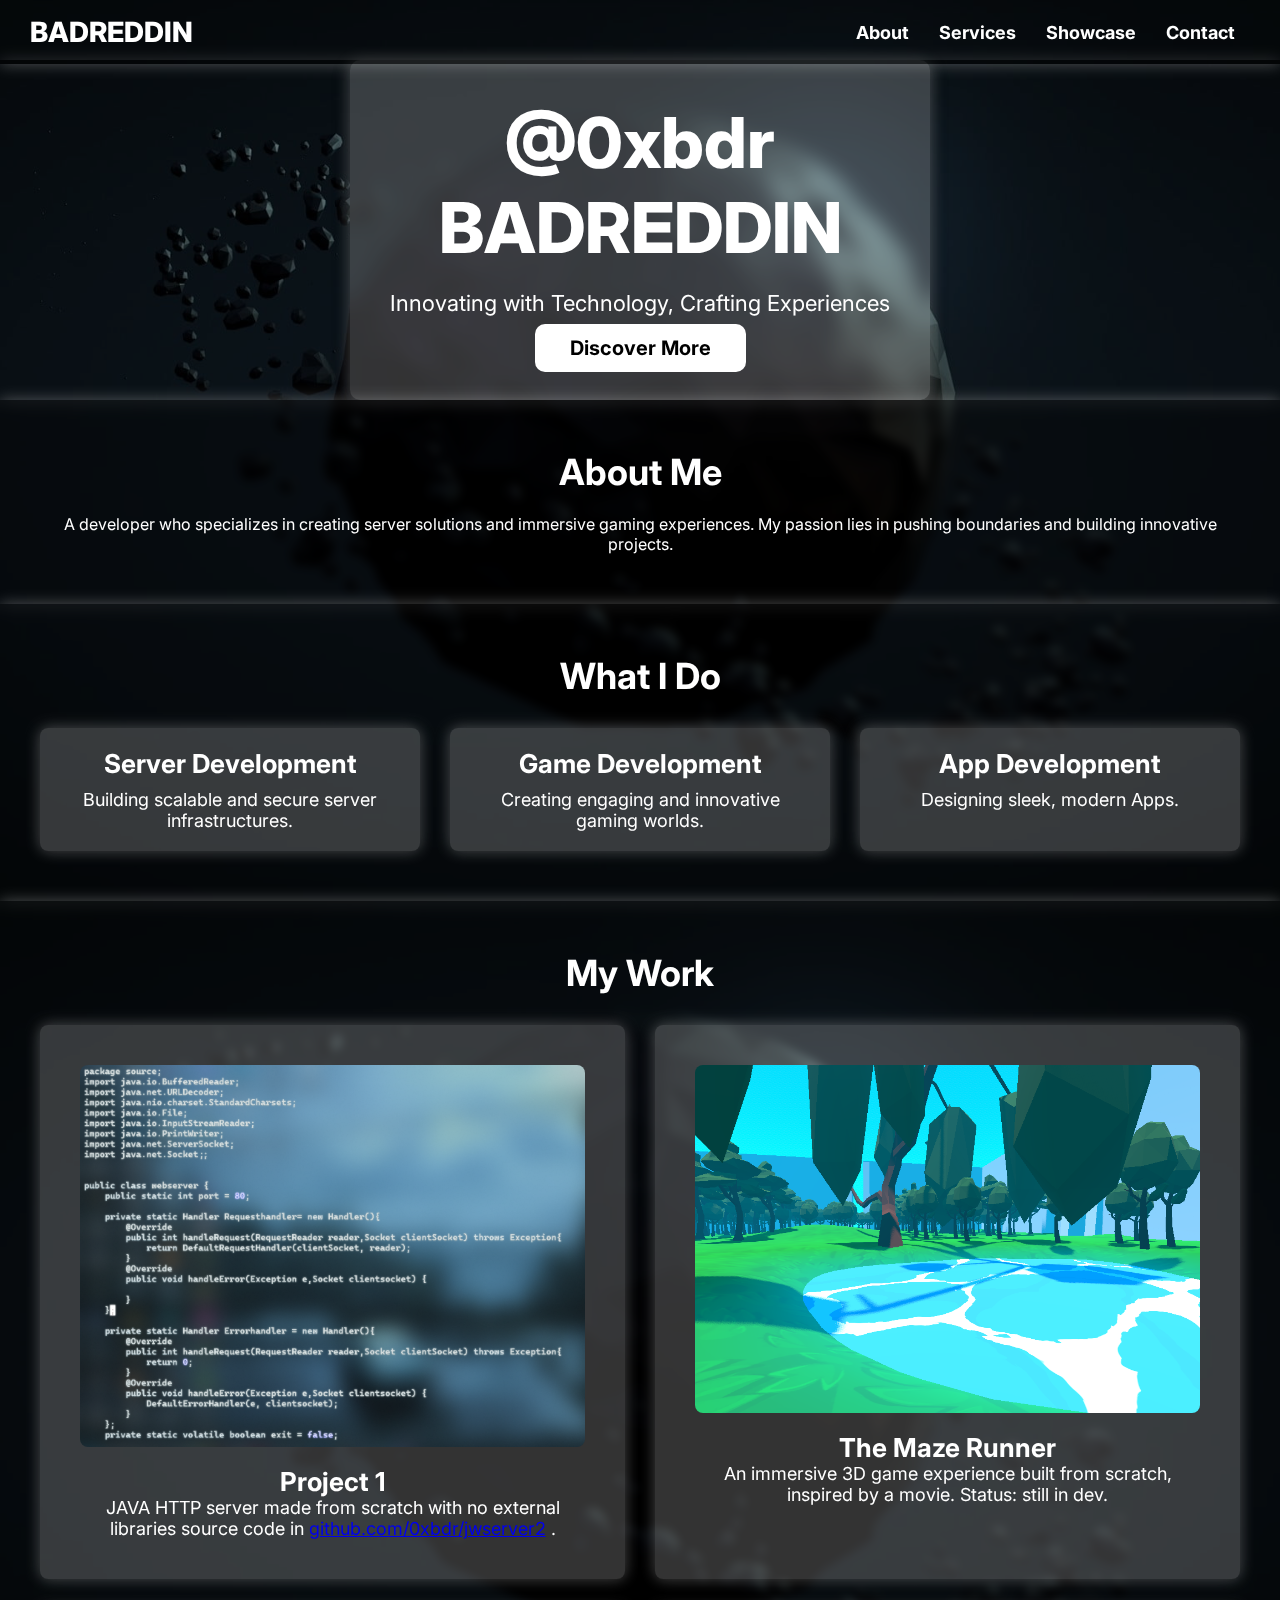
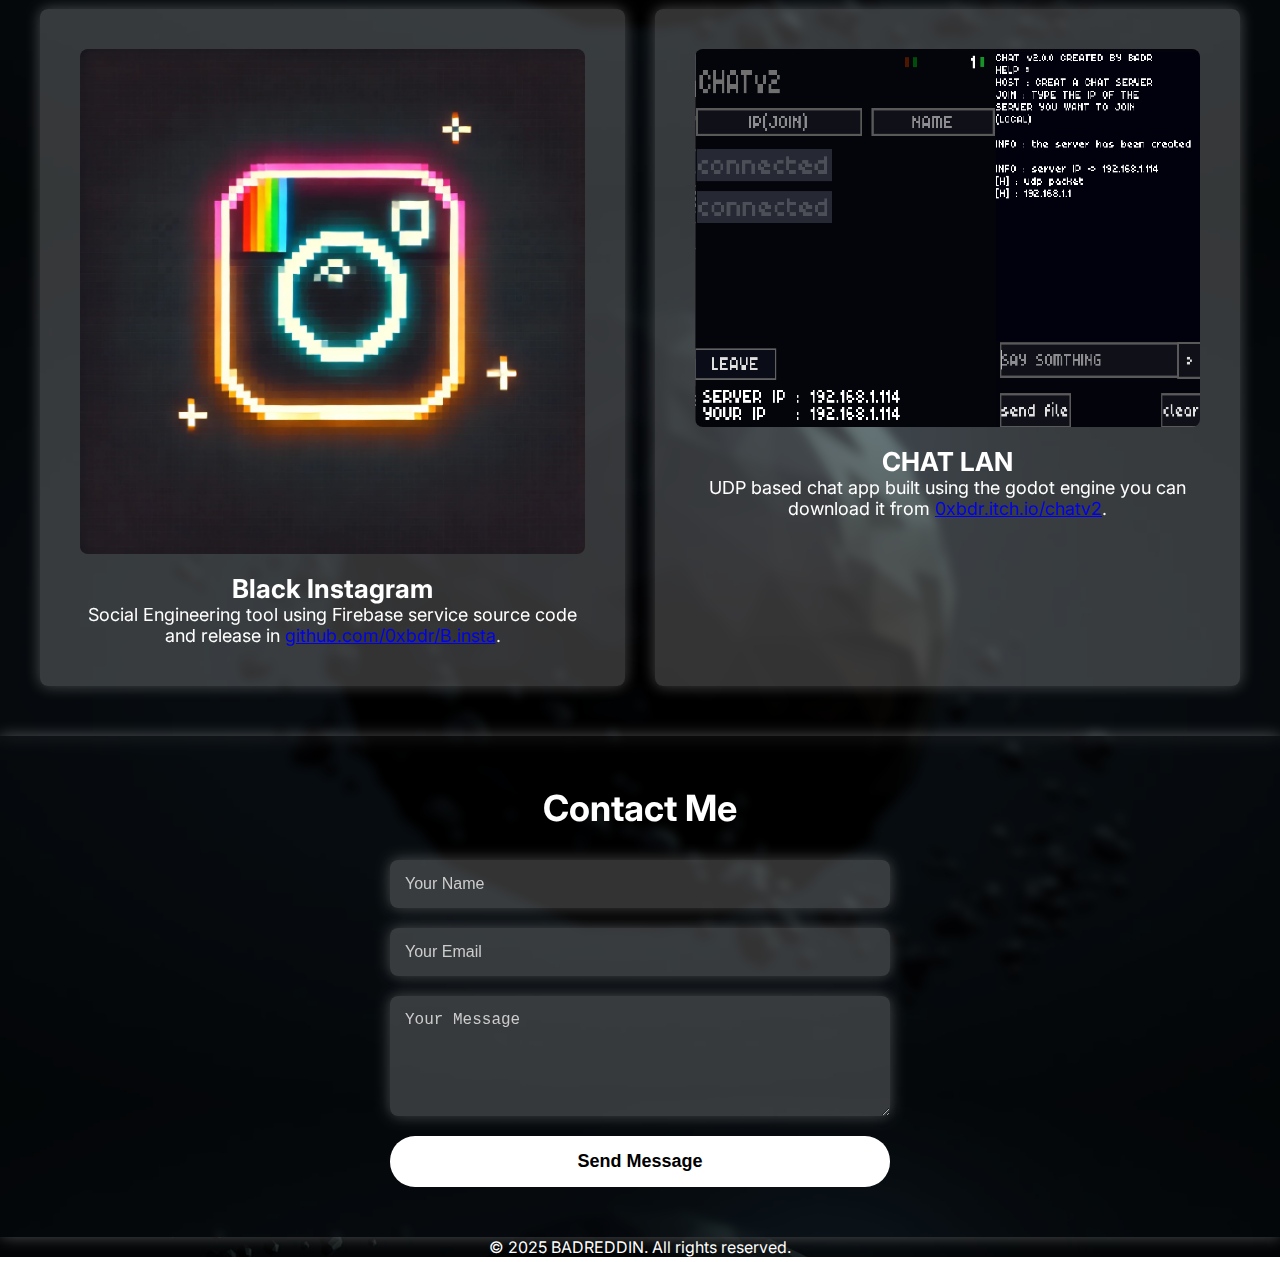
<file: index.html>
<!DOCTYPE html>
<html lang="en">
<head>
    <meta charset="UTF-8">
    <meta name="viewport" content="width=device-width, initial-scale=1.0">
    <title>@0xbdr's</title>
    <link rel="stylesheet" href="style.css">
    <link href="https://fonts.googleapis.com/css2?family=Inter:wght@400;700&display=swap" rel="stylesheet">
</head>
<body>
<br><br><br>
    <!-- Navbar -->
    <nav class="navbar">
        <div class="logo">BADREDDIN</div>
        <ul class="nav-links">
            <li><a href="#about">About</a></li>
            <li><a href="#services">Services</a></li>
            <li><a href="#showcase">Showcase</a></li>
            <li><a href="#contact">Contact</a></li>
        </ul>
    </nav>

    <!-- Hero Section -->
    <header class="hero">
        <div class="hero-text">
            <h1>@0xbdr</h1>
            <h1>BADREDDIN</h1>
            <p>Innovating with Technology, Crafting Experiences</p>
            <a href="#about" class="btn">Discover More</a>
        </div>
    </header>

    <!-- About Section -->
    <section id="about" class="about">
        <div class="container">
            <h2>About Me</h2>
            <p>A developer who specializes in creating server solutions and immersive gaming experiences. My passion lies in pushing boundaries and building innovative projects.</p>
        </div>
    </section>

    <!-- Services Section -->
    <section id="services" class="services">
        <div class="container">
            <h2>What I Do</h2>
            <div class="services-grid">
                <div class="service">
                    <h3>Server Development</h3>
                    <p>Building scalable and secure server infrastructures.</p>
                </div>
                <div class="service">
                    <h3>Game Development</h3>
                    <p>Creating engaging and innovative gaming worlds.</p>
                </div>
                <div class="service">
                    <h3>App Development</h3>
                    <p>Designing sleek, modern Apps.</p>
                </div>
            </div>
        </div>
    </section>

   <!-- Showcase Section -->
<section id="showcase" class="showcase">
    <div class="container">
        <h2>My Work</h2>
        <div class="projects-grid">
            <div class="project">
                <img src="jws.png" alt="Project 1">
                <h3>Project 1</h3>
                <p>JAVA HTTP server made from scratch with no external libraries source code in <a href ="https://github.com/0xbdr/jwserver2">github.com/0xbdr/jwserver2</a> .</p>
            </div>
            <div class="project">
                <img src="rmz.png" alt="Project 2">
                <h3>The Maze Runner</h3>
                <p>An immersive 3D game experience built from scratch, inspired by a movie. Status: still in dev.</p>
            </div>
            <div class="project">
                <img src="bins.webp" alt="Project 3">
                <h3>Black Instagram</h3>
                <p>Social Engineering tool using Firebase service source code and release in <a href ="https://github.com/0xbdr/B.insta">github.com/0xbdr/B.insta</a>.</p>
            </div>
            <div class="project">
                <img src="cht.png" alt="Project 4">
                <h3>CHAT LAN</h3>
                <p>UDP based chat app built using the godot engine you can download it from <a href ="https://0xbdr.itch.io/chatv2">0xbdr.itch.io/chatv2</a>.</p>
            </div>
        </div>
    </div>
</section>


    <!-- Contact Section -->
    <section id="contact" class="contact">
        <div class="container">
            <h2>Contact Me</h2>
            <form action="https://getform.io/f/axooxrpb" method="POST">
                <input type="text" name="name" placeholder="Your Name" required>
                <input type="email" name="email" placeholder="Your Email" required>
                <textarea name="message" placeholder="Your Message" rows="5" required></textarea>
                <button type="submit">Send Message</button>
            </form>
        </div>
    </section>

    <!-- Footer -->
    <footer class="footer">
        <p>&copy; 2025 BADREDDIN. All rights reserved.</p>
    </footer>
</body>
</html>
</file>
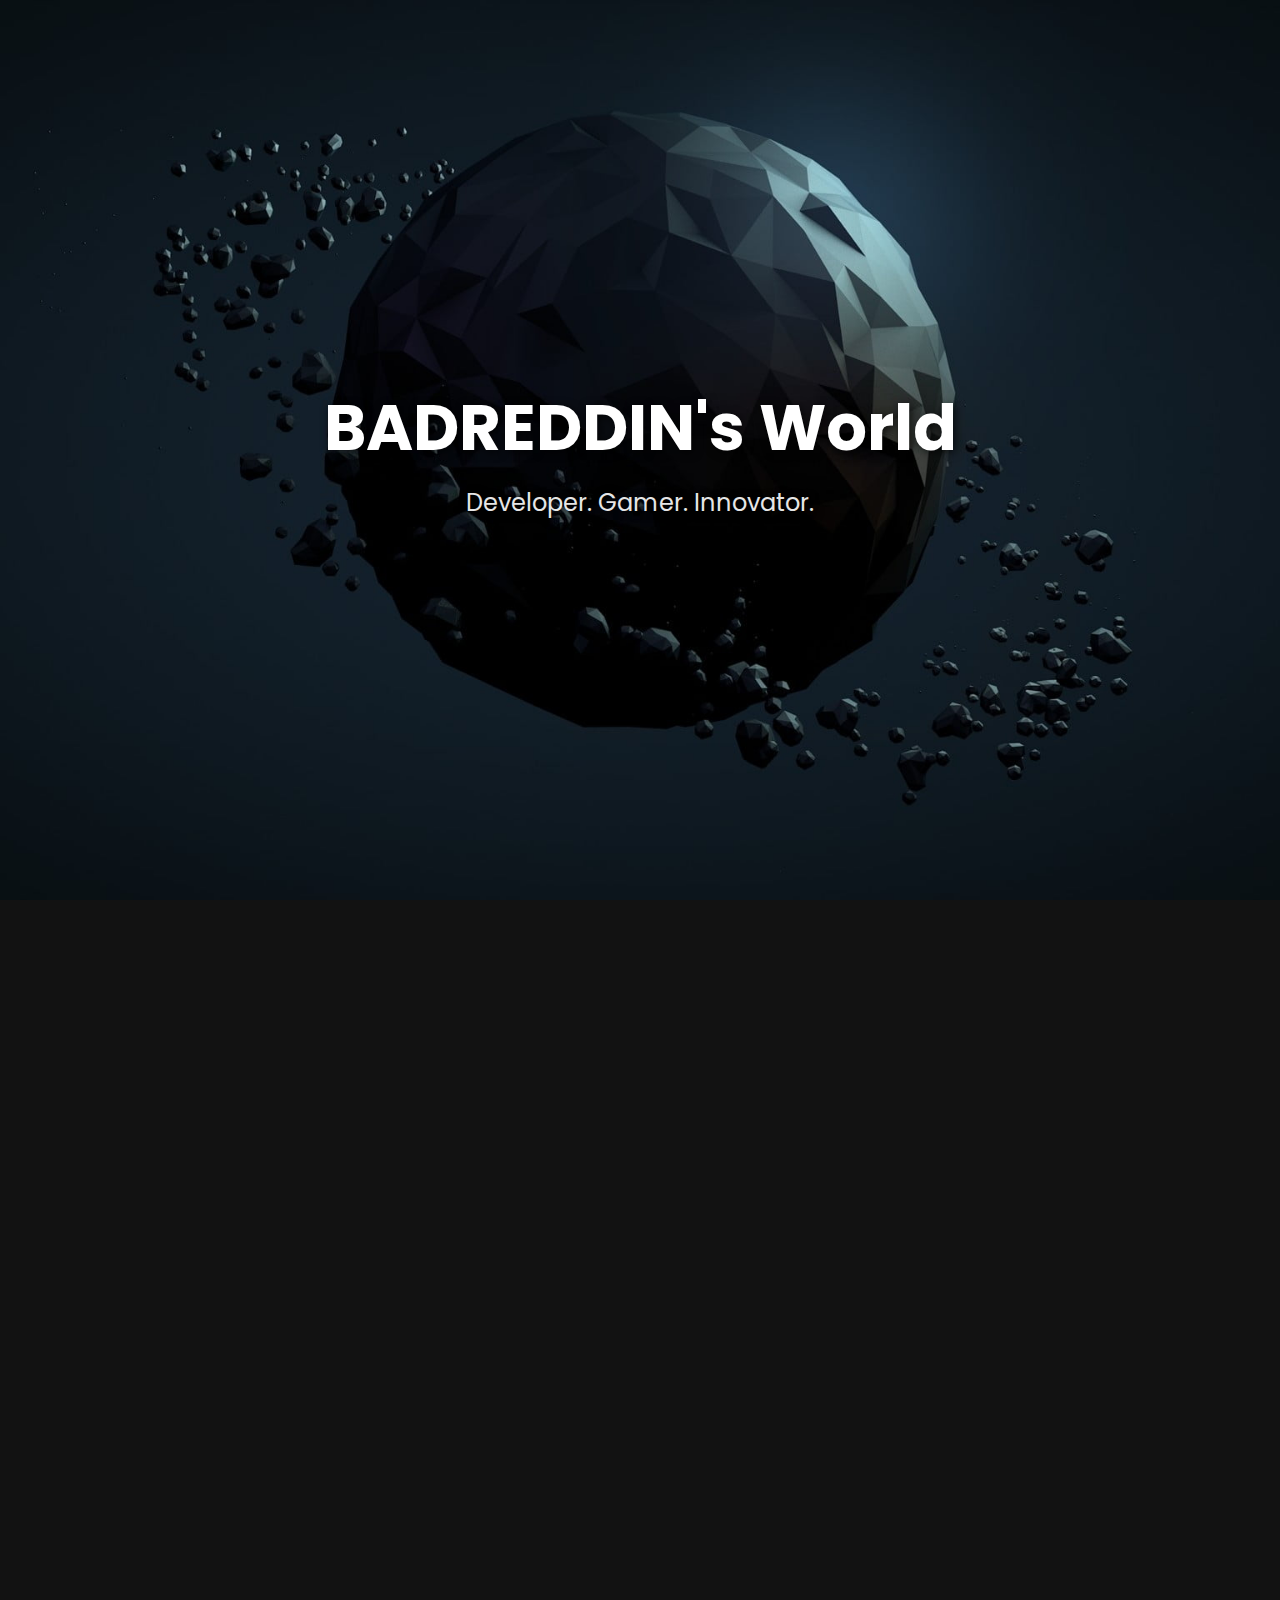
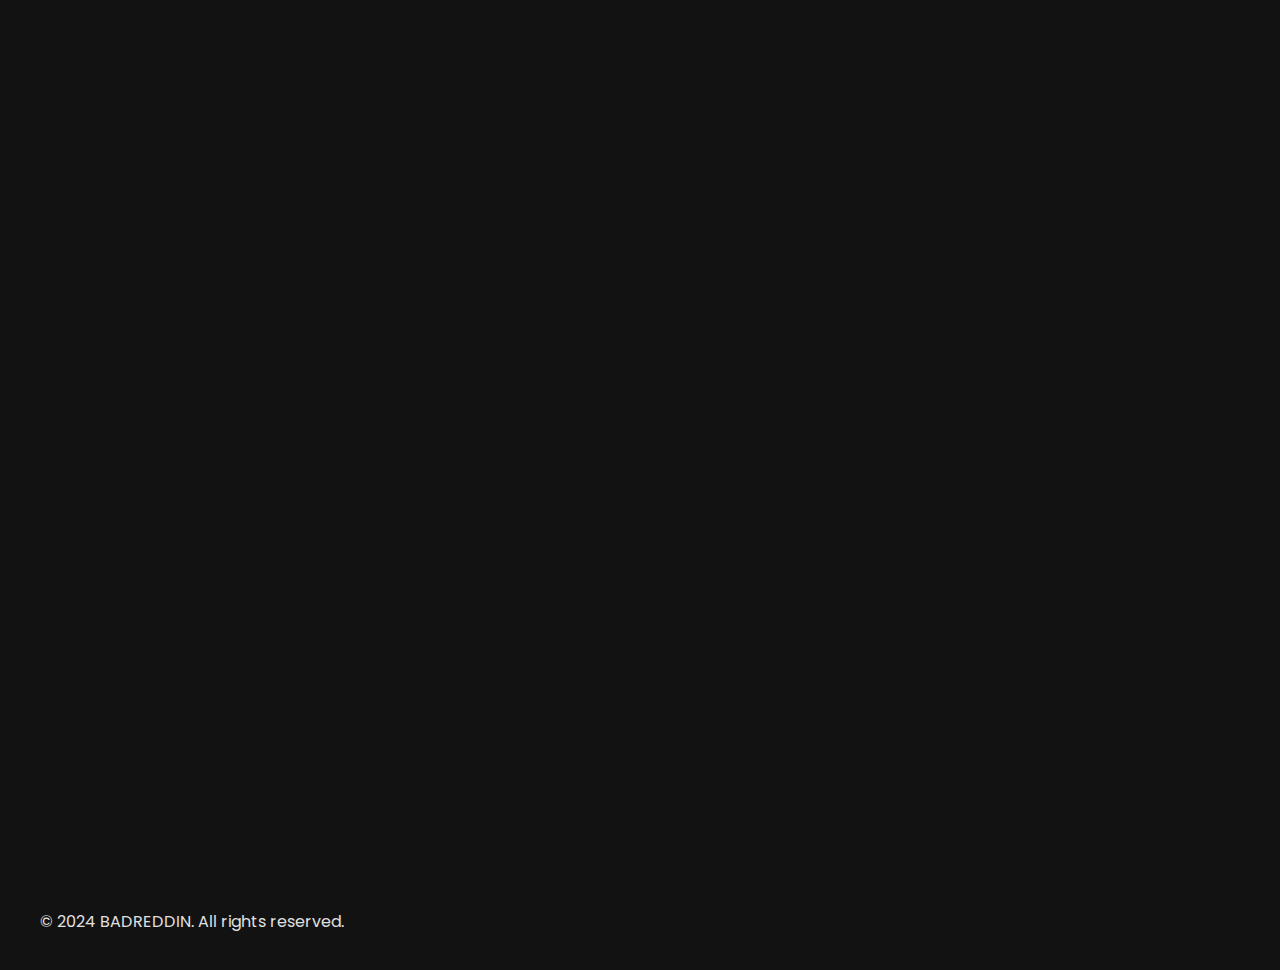
<file: files/index.html>
<!DOCTYPE html>
<html lang="en">
<head>
    <meta charset="UTF-8">
    <meta name="viewport" content="width=device-width, initial-scale=1.0">
    <title>BADREDDIN's Masterpiece</title>
    <link rel="stylesheet" href="style.css">
    <link href="https://fonts.googleapis.com/css2?family=Poppins:wght@400;600&display=swap" rel="stylesheet">
</head>
<body>
    <div class="hero">
        <header>
            <div class="container">
                <h1>BADREDDIN's World</h1>
                <p>Developer. Gamer. Innovator.</p>
            </div>
        </header>
    </div>
    <main>
        <section id="about" class="container fade-in">
            <h2>About Me</h2>
            <p>I’m BADREDDIN, a passionate developer focused on server and game development. Explore my journey, projects, and interests below.</p>
        </section>
        <section id="portfolio" class="container fade-in">
            <h2>Portfolio</h2>
            <div class="grid">
                <div class="card">
                    <img src="jws.png" alt="Java HTTP Server Project Thumbnail">
                    <div class="card-content">
                        <h3>Java HTTP Server</h3>
                        <p>An HTTP server built from scratch in Java. <a href="https://ab_iy.itch.io/">Check it out on itch.io</a>.</p>
                    </div>
                </div>
                <div class="card">
                    <img src="rmz.png" alt="Survival Horror Game Thumbnail">
                    <div class="card-content">
                        <h3>Survival Horror Game</h3>
                        <p>A maze survival game built in Godot, featuring multiplayer modes. <em>Currently in development.</em></p>
                    </div>
                </div>
                <div class="card">
                    <img src="cht.png" alt="LAN Chat App Thumbnail">
                    <div class="card-content">
                        <h3>LAN Chat App</h3>
                        <p>A UDP-based LAN chat application. <a href="https://ab_iy.itch.io">Download on itch.io</a>.</p>
                    </div>
                </div>
            </div>
        </section>
        <section id="contact" class="container fade-in">
            <h2>Contact Me</h2>
            <form>
                <input type="text" id="name" placeholder="Your Name" required>
                <input type="email" id="email" placeholder="Your Email" required>
                <textarea id="message" placeholder="Your Message" rows="5" required></textarea>
                <button type="submit" id="sendbutton">Send Message</button>
            </form>
        </section>
    </main>
    <footer>
        <div class="container">
            <p>&copy; 2024 BADREDDIN. All rights reserved.</p>
        </div>
    </footer>
</body>
</html>
</file>
<file: style.css>
/* General Reset and Box-sizing */
* {
    margin: 0;
    padding: 0;
    box-sizing: border-box;
}

/* Body Setup */
body {
	.a {
	color: white;
    font-size: larger;
    font-weight: bolder;
}

    font-family: 'Inter', sans-serif;
    background-image: url('background.jpg');
    background-size: cover;
    background-position: center;
    color: #fff;
    height: 100vh;
    display: flex;
    flex-direction: column;
}
/* Navbar Styling */
.navbar {
    position: fixed;
    width: 100%;
    top: 0;
    left: 0;
    background: rgba(0, 0, 0, 0.5);
    z-index: 1000;
    padding: 15px 30px;
    display: flex;
    justify-content: space-between;
    align-items: center;
    box-shadow: 0 0 15px rgba(255, 255, 255, 0.3); /* External lighting border */
}

.navbar .logo {
    font-size: 28px;  /* Increased font size */
    font-weight: 800;  /* Increased font weight for heaviness */
}

.navbar .nav-links {
    list-style: none;
    display: flex;
}

.navbar .nav-links li {
    margin: 0 15px;
}

.navbar .nav-links li a {
    text-decoration: none;
    color: #fff;
    font-size: 18px;  /* Increased font size */
    font-weight: 700;  /* Increased font weight */
}

/* Hero Section */
.hero {
    height: 100vh;
    display: flex;
    justify-content: center;
    align-items: center;
    text-align: center;
    background: rgba(0, 0, 0, 0.4); /* Semi-transparent overlay */
    box-shadow: 0 0 15px rgba(255, 255, 255, 0.3); /* External lighting border */
}

.hero .hero-text {
    backdrop-filter: blur(10px); /* Glassmorphism effect */
    padding: 40px;
    background: rgba(255, 255, 255, 0.2); /* Glass background */
    border-radius: 10px;
    box-shadow: 0 4px 20px rgba(0, 0, 0, 0.2), 0 0 15px rgba(255, 255, 255, 0.3); /* External lighting border */
}

.hero h1 {
    font-size: 70px;  /* Increased font size */
    font-weight: 800;  /* Increased font weight for heaviness */
    margin: 0;
}

.hero p {
    font-size: 22px;  /* Increased font size */
    margin: 20px 0;
}

.hero .btn {
    text-decoration: none;
    background-color: white;
    color: black;
    padding: 12px 35px;
    font-size: 20px;  /* Increased font size */
    border-radius: 10px;
    font-weight: 700;  /* Increased font weight for heaviness */
    transition: background-color 0.3s ease;
}

.hero .btn:hover {
    background-color: white;
    box-shadow: 0 0 15px rgba(41, 128, 185, 0.8); /* Glow effect */
    transform: scale(1.1); /* Slightly enlarge the button for emphasis */
}

/* About Section */
.about {
    padding: 50px 20px;
    background-color: rgba(0, 0, 0, 0.6);
    backdrop-filter: blur(5px);
    box-shadow: 0 0 15px rgba(255, 255, 255, 0.3); /* External lighting border */
}

.about .container {
    max-width: 1200px;
    margin: 0 auto;
    text-align: center;
}

.about h2 {
    font-size: 36px;  /* Increased font size */
    font-weight: 700;  /* Increased font weight */
    margin-bottom: 20px;
}

/* Services Section */
.services {
    padding: 50px 20px;
    background-color: rgba(0, 0, 0, 0.6);
    backdrop-filter: blur(5px);
    box-shadow: 0 0 15px rgba(255, 255, 255, 0.3); /* External lighting border */
}

.services .container {
    max-width: 1200px;
    margin: 0 auto;
    text-align: center;
}

.services h2 {
    font-size: 36px;  /* Increased font size */
    font-weight: 700;  /* Increased font weight */
    margin-bottom: 30px;
}

.services-grid {
    display: grid;
    grid-template-columns: repeat(3, 1fr);
    gap: 30px;
}

.service {
    background: rgba(255, 255, 255, 0.2);
    padding: 20px;
    border-radius: 8px;
    box-shadow: 0 4px 20px rgba(0, 0, 0, 0.1), 0 0 15px rgba(255, 255, 255, 0.3); /* External lighting border */
}

.service h3 {
    font-size: 26px;  /* Increased font size */
    font-weight: 700;  /* Increased font weight */
    margin-bottom: 10px;
}

.service p {
    font-size: 18px;  /* Increased font size */
}

/* Showcase Section */
.showcase {
    padding: 50px 20px;
    background-color: rgba(0, 0, 0, 0.6);
    backdrop-filter: blur(5px);
    box-shadow: 0 0 15px rgba(255, 255, 255, 0.3); /* External lighting border */
}

.showcase .container {
    max-width: 1200px;
    margin: 0 auto;
    text-align: center;
}

.showcase h2 {
    font-size: 36px;  /* Increased font size */
    font-weight: 700;  /* Increased font weight */
    margin-bottom: 30px;
}

.projects-grid {
    display: grid;
    grid-template-columns: repeat(2, 1fr); /* Change to 2 columns */
    gap: 30px;
}

.project {
    background: rgba(255, 255, 255, 0.2);
    padding: 40px; /* Increased padding to make the cards bigger */
    border-radius: 8px;
    box-shadow: 0 4px 20px rgba(0, 0, 0, 0.1), 0 0 15px rgba(255, 255, 255, 0.3); /* External lighting border */
    transition: transform 0.3s ease;
}

.project:hover {
    transform: translateY(-10px);
}

.project img {
    width: 100%;
    height: auto;
    border-radius: 8px;
}

.project h3 {
    font-size: 26px;  /* Increased font size */
    font-weight: 700;  /* Increased font weight */
    margin-top: 15px;
}

.project p {
    font-size: 18px;  /* Increased font size */
}

/* Contact Section */
.contact {
    padding: 50px 20px;
    background-color: rgba(0, 0, 0, 0.6);
    backdrop-filter: blur(5px);
    box-shadow: 0 0 15px rgba(255, 255, 255, 0.3); /* External lighting border */
}

.contact .container {
    max-width: 1200px;
    margin: 0 auto;
    text-align: center;
}

.contact h2 {
    font-size: 36px;  /* Increased font size */
    font-weight: 700;  /* Increased font weight */
    margin-bottom: 30px;
}

form {
    display: flex;
    flex-direction: column;
    gap: 20px;
    max-width: 500px;
    margin: 0 auto;
}

input, textarea {
    background: rgba(255, 255, 255, 0.2);
    padding: 15px;
    border: none;
    border-radius: 8px;
    color: #fff;
    font-size: 16px;
    box-shadow: 0 4px 10px rgba(0, 0, 0, 0.1), 0 0 15px rgba(255, 255, 255, 0.3); /* External lighting border */
}

input::placeholder, textarea::placeholder {
    color: #ccc;
}

button {
    background-color: #ffffff;
    color: black;
    padding: 15px;
    font-size: 18px;
    border: none;
    border-radius: 25px;
    cursor: pointer;
    font-weight: 700; /* Increased font weight */
    transition: background-color 0.3s ease;
}

button:hover {
    background-color: white;
    box-shadow: 0 0 15px rgba(41, 128, 185, 0.8); /* Glow effect */
    transform: scale(1.1); /* Slightly enlarge the button for emphasis */
}

/* Footer Styling */
.footer {
    background-color: rgba(0, 0, 0, 0.8);
    text-align: center;
    padding:
</file>
<file: files/style.css>
/* Reset and Base Styles */
body {
    font-family: 'Poppins', sans-serif;
    margin: 0;
    padding: 0;
    box-sizing: border-box;
    background: #121212;
    color: #e0e0e0;
}

/* Hero Section */
.hero {
    height: 100vh;
    background: url('background.jpg') no-repeat center center/cover;
    display: flex;
    flex-direction: column;
    justify-content: center;
    text-align: center;
    color: #fff;
    text-shadow: 2px 2px 10px rgba(0, 0, 0, 0.7);
}

header h1 {
    font-size: 4em;
    margin: 0;
    animation: slide-in 1.5s ease-out;
}

header p {
    font-size: 1.5em;
    margin: 10px 0 0;
    opacity: 0.9;
}

/* Sections */
.container {
    max-width: 1200px;
    margin: 0 auto;
    padding: 20px;
}

h2 {
    font-size: 2.5em;
    margin-bottom: 20px;
    text-align: center;
    position: relative;
    color: #64b5f6;
}

h2::after {
    content: '';
    display: block;
    width: 50px;
    height: 4px;
    background: #64b5f6;
    margin: 10px auto 0;
    border-radius: 2px;
}

/* Portfolio Grid */
.grid {
    display: flex;
    gap: 20px;
    flex-wrap: wrap;
    justify-content: center;
}

.card {
    background: #1f1f1f;
    color: #e0e0e0;
    border-radius: 10px;
    box-shadow: 0 4px 10px rgba(0, 0, 0, 0.3);
    overflow: hidden;
    transition: transform 0.4s, box-shadow 0.4s;
}

.card:hover {
    transform: translateY(-10px);
    box-shadow: 0 6px 15px rgba(0, 0, 0, 0.5);
}

.card img {
    width: 100%;
    border-bottom: 3px solid #333;
}

.card-content {
    padding: 20px;
    text-align: center;
}

/* Form */
form input, form textarea, form button {
    width: 100%;
    padding: 15px;
    margin: 10px 0;
    border-radius: 5px;
    border: none;
}

form button {
    background: #64b5f6;
    color: white;
    font-size: 1.2em;
    cursor: pointer;
    transition: background 0.3s;
}

form button:hover {
    background: #42a5f5;
}

/* Animations */
@keyframes slide-in {
    from {
        opacity: 0;
        transform: translateY(-50px);
    }
    to {
        opacity: 1;
        transform: translateY(0);
    }
}

.fade-in {
    opacity: 0;
    animation: fade-in 1.5s forwards;
}

@keyframes fade-in {
    from {
        opacity: 0;
    }
    to {
        opacity: 1;
    }
}
</file>
